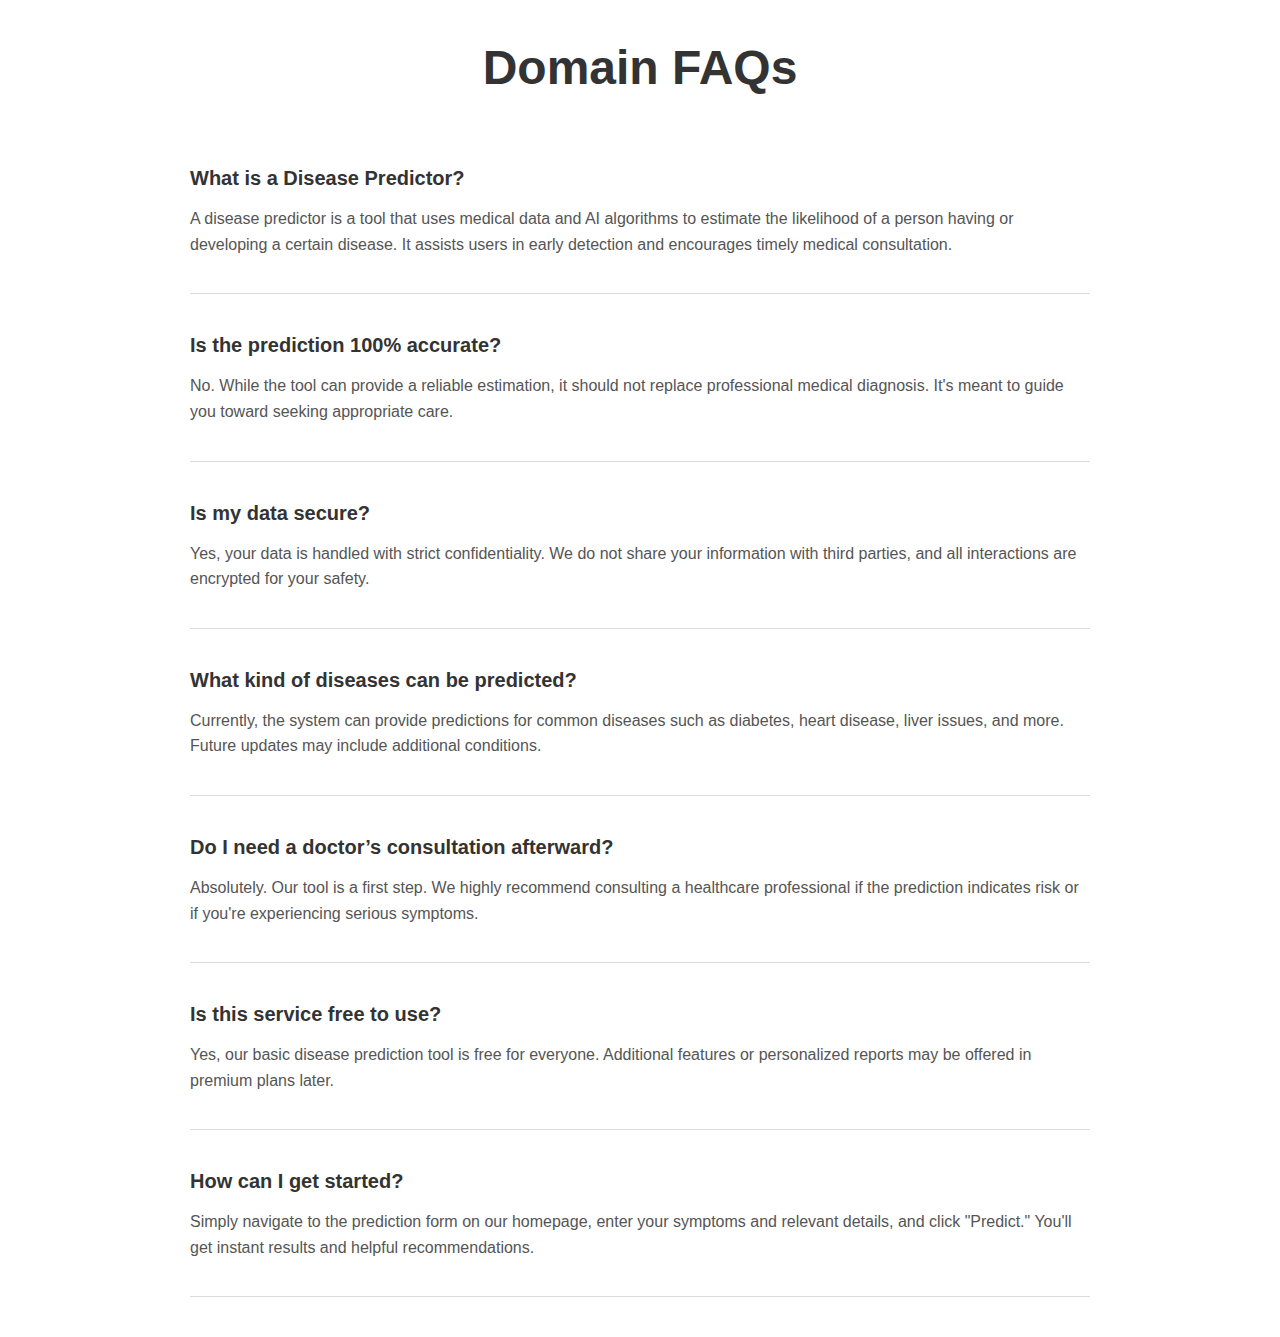
<file: templates/FAQ.html>
<!DOCTYPE html>
<html lang="en">
<head>
  <meta charset="UTF-8">
  <title>Domain FAQs</title>
  <style>
    body {
      font-family: Arial, sans-serif;
      background-color: #fff;
      margin: 40px;
      color: #333;
    }

    h1 {
      text-align: center;
      font-size: 48px;
    }

    .faq-section {
      max-width: 900px;
      margin: auto;
    }

    .faq-item {
      border-bottom: 1px solid #ddd;
      padding: 20px 0;
    }

    .faq-item h3 {
      font-size: 20px;
      margin-bottom: 10px;
    }

    .faq-item p {
      font-size: 16px;
      line-height: 1.6;
      color: #555;
    }

    a {
      color: #555;
      text-decoration: underline;
    }
  </style>
</head>
<body>

  <h1>Domain FAQs</h1>

  <div class="faq-section">
    <div class="faq-item">
      <h3>What is a Disease Predictor?</h3>
      <p>A disease predictor is a tool that uses medical data and AI algorithms to estimate the likelihood of a person having or developing a certain disease. It assists users in early detection and encourages timely medical consultation.</p>
    </div>

    <div class="faq-item">
      <h3>Is the prediction 100% accurate?</h3>
      <p>No. While the tool can provide a reliable estimation, it should not replace professional medical diagnosis. It's meant to guide you toward seeking appropriate care.</p>
    </div>

    <div class="faq-item">
      <h3>Is my data secure?</h3>
      <p>Yes, your data is handled with strict confidentiality. We do not share your information with third parties, and all interactions are encrypted for your safety.</p>
    </div>

    <div class="faq-item">
      <h3>What kind of diseases can be predicted?</h3>
      <p>Currently, the system can provide predictions for common diseases such as diabetes, heart disease, liver issues, and more. Future updates may include additional conditions.</p>
    </div>

    <div class="faq-item">
      <h3>Do I need a doctor’s consultation afterward?</h3>
      <p>Absolutely. Our tool is a first step. We highly recommend consulting a healthcare professional if the prediction indicates risk or if you're experiencing serious symptoms.</p>
    </div>

    <div class="faq-item">
      <h3>Is this service free to use?</h3>
      <p>Yes, our basic disease prediction tool is free for everyone. Additional features or personalized reports may be offered in premium plans later.</p>
    </div>
    <div class="faq-item">
      <h3>How can I get started?</h3>
      <p>Simply navigate to the prediction form on our homepage, enter your symptoms and relevant details, and click "Predict." You'll get instant results and helpful recommendations.</p>
    </div>
  </div>

</body>
</html>
</file>
